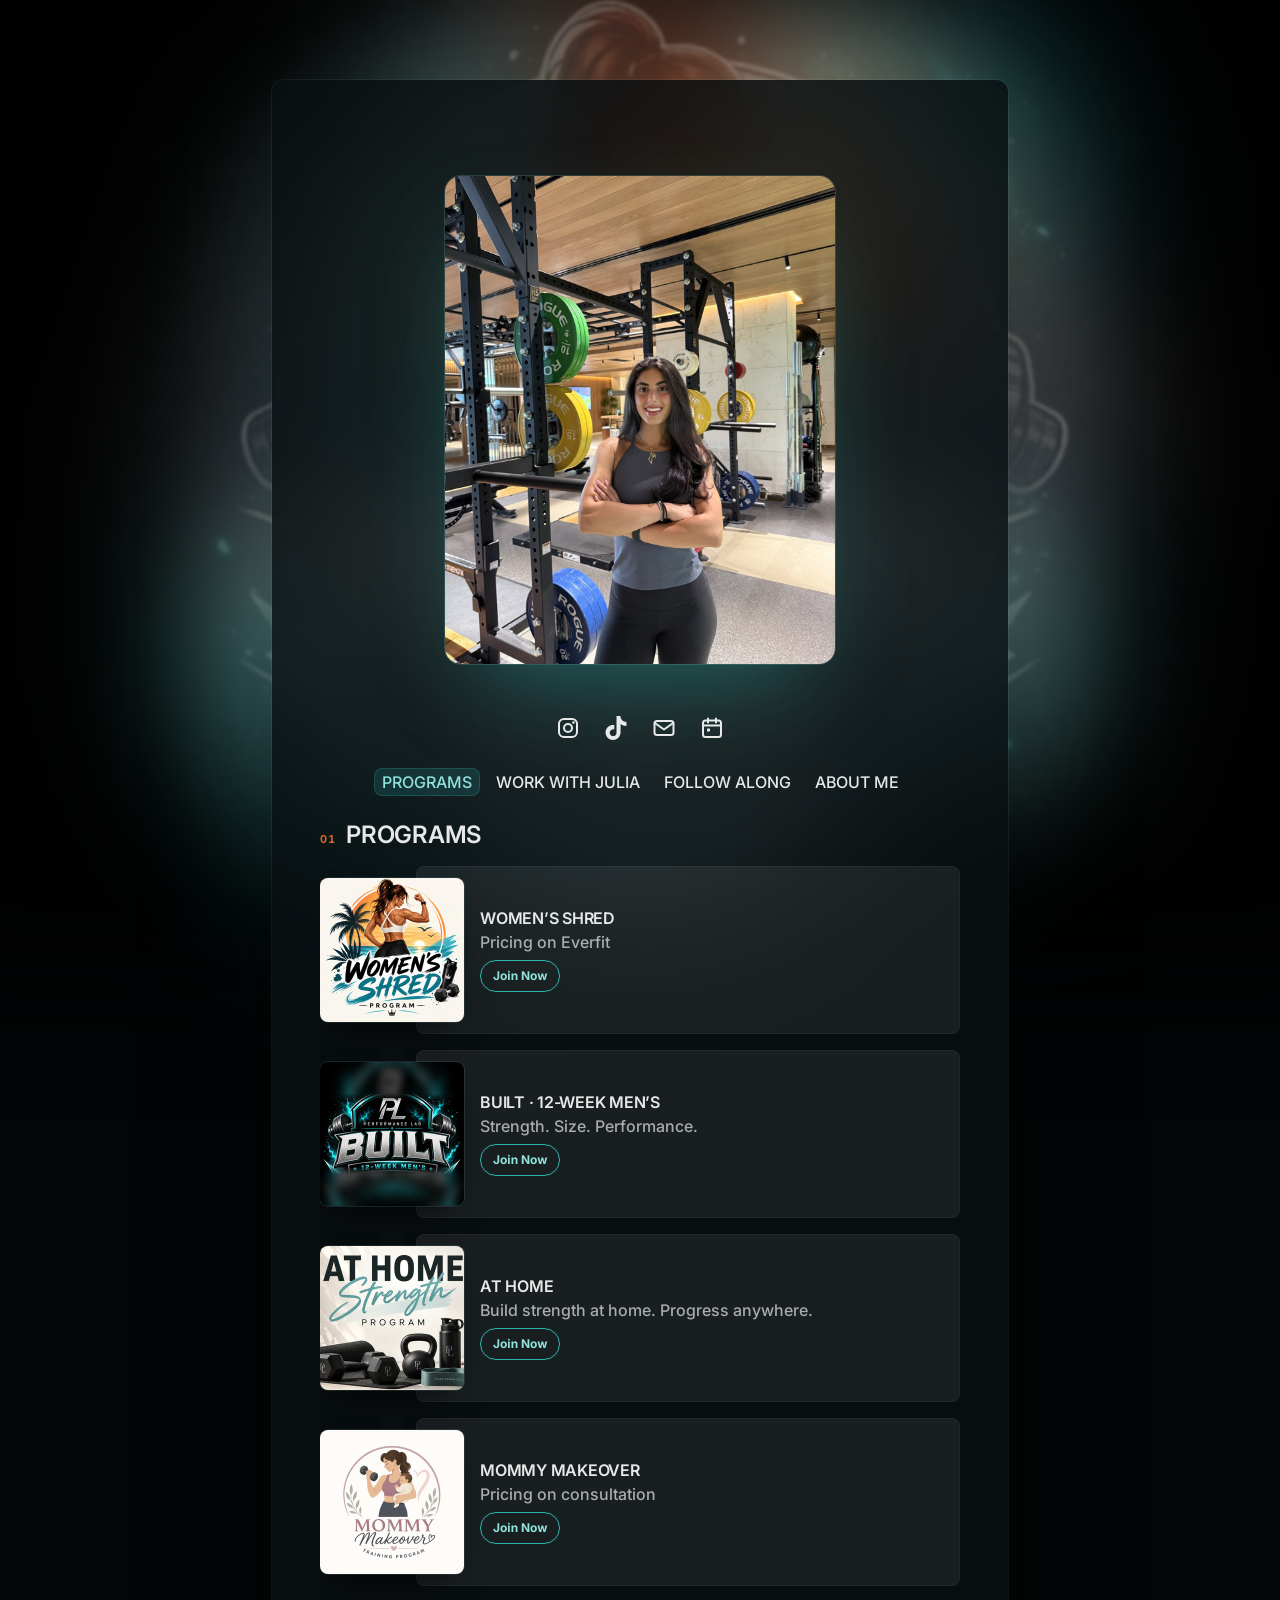
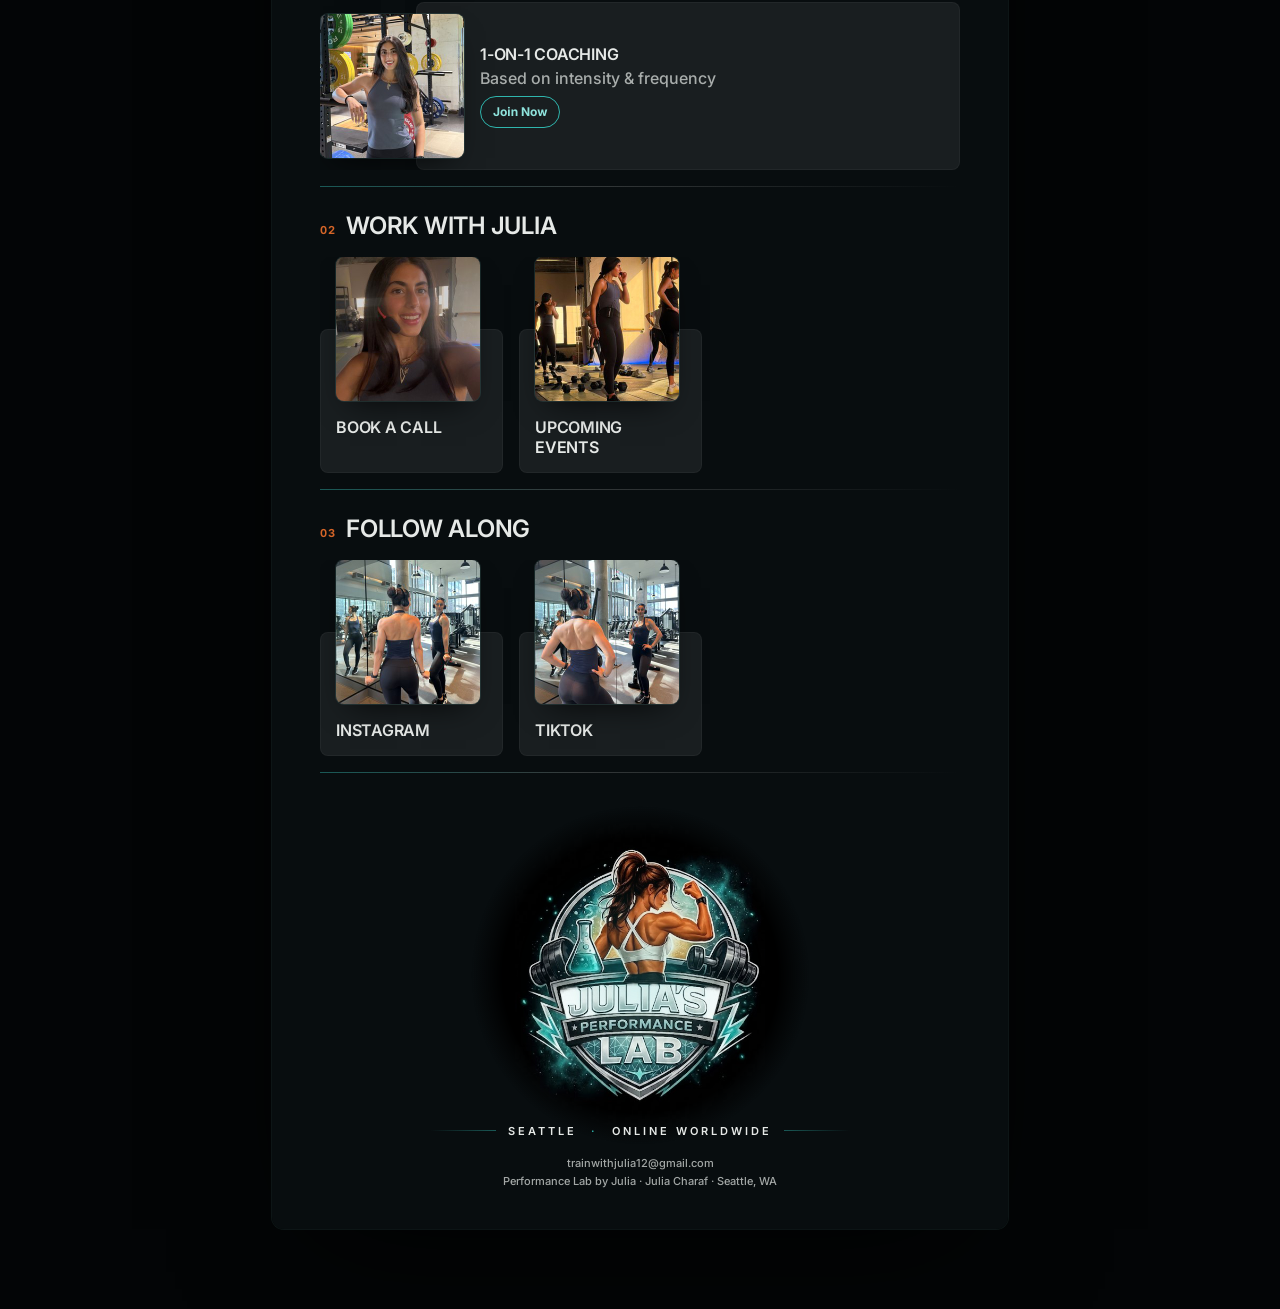
<file: index.html>
<!DOCTYPE html>
<html lang="en">
<head>
  <meta charset="UTF-8">
  <meta name="viewport" content="width=device-width, initial-scale=1.0">
  <title>Performance Lab by Julia</title>
  <meta name="description" content="Julia Charaf — Seattle personal trainer, online worldwide. Programs, coaching, and how to reach me.">
  <meta name="theme-color" content="#050809">
  <link rel="icon" type="image/png" href="assets/favicon.png">
  <link rel="apple-touch-icon" href="assets/favicon.png">
  <meta property="og:title" content="Performance Lab by Julia">
  <meta property="og:description" content="Programs, coaching, and how to reach Julia.">
  <meta property="og:image" content="assets/crest-og.jpg">
  <link rel="preconnect" href="https://fonts.googleapis.com">
  <link rel="preconnect" href="https://fonts.gstatic.com" crossorigin>
  <link href="https://fonts.googleapis.com/css2?family=Inter:ital,opsz,wght@0,14..32,100..900;1,14..32,100..900&display=swap" rel="stylesheet">
  <link rel="stylesheet" href="style.css">
</head>
<body>
  <div class="page">
    <img class="page-bg" src="assets/glow.jpg" alt="" aria-hidden="true">
    <img class="page-crest" src="assets/crest.png" alt="" aria-hidden="true">

    <a class="pin" id="pin" href="#top" aria-label="Back to top">
      <img src="assets/crest.png" alt="" aria-hidden="true">
      <span>Julia's <b>Performance Lab</b></span>
    </a>

    <main class="card" id="top">
      <div class="topbar" aria-hidden="true"></div>

      <header class="hero">
        <div class="portrait" id="cover">
          <img src="assets/hero.jpg" alt="Julia Charaf in the gym" width="1170" height="1462" fetchpriority="high">
        </div>
        <div class="hero-content">
          <ul class="social" aria-label="Julia's links">
            <li><a href="https://www.instagram.com/performance.lab_byjulia" target="_blank" rel="noopener" aria-label="Instagram">
              <svg viewBox="0 0 24 24" fill="none" aria-hidden="true"><rect x="3" y="3" width="18" height="18" rx="5" stroke="currentColor" stroke-width="2"/><circle cx="12" cy="12" r="4" stroke="currentColor" stroke-width="2"/><circle cx="17.4" cy="6.6" r="1.25" fill="currentColor"/></svg>
            </a></li>
            <li><a href="https://www.tiktok.com/@juliacharaf" target="_blank" rel="noopener" aria-label="TikTok">
              <svg viewBox="0 0 24 24" fill="currentColor" aria-hidden="true"><path d="M12.525.02c1.31-.02 2.61-.01 3.91-.02.08 1.53.63 3.09 1.75 4.17 1.12 1.11 2.7 1.62 4.24 1.79v4.03c-1.44-.05-2.89-.35-4.2-.97-.57-.26-1.1-.59-1.62-.93-.01 2.92.01 5.84-.02 8.75-.08 1.4-.54 2.79-1.35 3.94-1.31 1.92-3.58 3.17-5.91 3.21-1.43.08-2.86-.31-4.08-1.03-2.02-1.19-3.44-3.37-3.65-5.71-.02-.5-.03-1-.01-1.49.18-1.9 1.12-3.72 2.58-4.96 1.66-1.44 3.98-2.13 6.15-1.72.02 1.48-.04 2.96-.04 4.44-.99-.32-2.15-.23-3.02.37-.63.41-1.11 1.04-1.36 1.75-.21.51-.15 1.07-.14 1.61.24 1.64 1.82 3.02 3.5 2.87 1.12-.01 2.19-.66 2.77-1.61.19-.33.4-.67.41-1.06.1-1.79.06-3.57.07-5.36.01-4.03-.01-8.05.02-12.07z"/></svg>
            </a></li>
            <li><a href="mailto:trainwithjulia12@gmail.com" aria-label="Email Julia">
              <svg viewBox="0 0 24 24" fill="none" aria-hidden="true"><rect x="2.5" y="5" width="19" height="14" rx="2.5" stroke="currentColor" stroke-width="2"/><path d="M3.5 7.5 12 13.5l8.5-6" stroke="currentColor" stroke-width="2" stroke-linecap="round" stroke-linejoin="round"/></svg>
            </a></li>
            <li><a href="https://calendly.com/trainwithjulia12" target="_blank" rel="noopener" aria-label="Book a call">
              <svg viewBox="0 0 24 24" fill="none" aria-hidden="true"><rect x="3" y="4.5" width="18" height="16.5" rx="2.5" stroke="currentColor" stroke-width="2"/><path d="M3 9.5h18M8 2.5v4M16 2.5v4" stroke="currentColor" stroke-width="2" stroke-linecap="round"/><rect x="7" y="12.5" width="3" height="3" rx=".6" fill="currentColor"/></svg>
            </a></li>
          </ul>
          <ul class="tabs" role="tablist">
            <li><a class="tab active" href="#programs" data-target="programs">PROGRAMS</a></li>
            <li><a class="tab" href="#coaching" data-target="coaching">WORK WITH JULIA</a></li>
            <li><a class="tab" href="#follow" data-target="follow">FOLLOW ALONG</a></li>
            <li><a class="tab" href="about.html">ABOUT ME</a></li>
          </ul>
        </div>
      </header>

      <section class="group" id="programs">
        <h2><small>01</small>PROGRAMS</h2>
        <div class="items-wrap">
          <div class="items">
            <a class="item stacked" href="https://coach.everfit.io/package/OR589374" target="_blank" rel="noopener">
              <div class="thumb"><img src="assets/womens-shred.jpg" alt="Women's Shred Program" width="288" height="288" loading="lazy"></div>
              <div class="body">
                <div class="content">
                  <h3>WOMEN&rsquo;S SHRED</h3>
                  <div class="price"><span>Pricing on Everfit</span></div>
                </div>
                <span class="btn"><span>Join Now</span></span>
              </div>
            </a>
            <a class="item stacked" href="https://coach.everfit.io/package/VZ532676" target="_blank" rel="noopener">
              <div class="thumb"><img src="assets/built.jpg" alt="Built: 12-week men's program" width="288" height="288" loading="lazy"></div>
              <div class="body">
                <div class="content">
                  <h3>BUILT &middot; 12-WEEK MEN&rsquo;S</h3>
                  <div class="price"><span>Strength. Size. Performance.</span></div>
                </div>
                <span class="btn"><span>Join Now</span></span>
              </div>
            </a>
            <a class="item stacked" href="https://coach.everfit.io/package/PA463754" target="_blank" rel="noopener">
              <div class="thumb"><img src="assets/at-home.jpg" alt="At Home Strength program" width="288" height="288" loading="lazy"></div>
              <div class="body">
                <div class="content">
                  <h3>AT HOME</h3>
                  <div class="price"><span>Build strength at home. Progress anywhere.</span></div>
                </div>
                <span class="btn"><span>Join Now</span></span>
              </div>
            </a>
            <a class="item stacked" href="https://coach.everfit.io/package/WY697120" target="_blank" rel="noopener">
              <div class="thumb"><img src="assets/mommy-makeover.jpg" alt="Mommy Makeover" width="288" height="288" loading="lazy"></div>
              <div class="body">
                <div class="content">
                  <h3>MOMMY MAKEOVER</h3>
                  <div class="price"><span>Pricing on consultation</span></div>
                </div>
                <span class="btn"><span>Join Now</span></span>
              </div>
            </a>
            <a class="item stacked" href="https://calendly.com/trainwithjulia12" target="_blank" rel="noopener">
              <div class="thumb"><img src="assets/coaching.jpg" alt="1-on-1 Coaching" width="288" height="288" loading="lazy"></div>
              <div class="body">
                <div class="content">
                  <h3>1-ON-1 COACHING</h3>
                  <div class="price"><span>Based on intensity &amp; frequency</span></div>
                </div>
                <span class="btn"><span>Join Now</span></span>
              </div>
            </a>
          </div>
        </div>
      </section>

      <section class="group" id="coaching">
        <h2><small>02</small>WORK WITH JULIA</h2>
        <div class="items-wrap">
          <div class="items row">
            <a class="item side" href="https://calendly.com/trainwithjulia12" target="_blank" rel="noopener">
              <div class="thumb"><img src="assets/book-a-call.jpg" alt="Book a call with Julia" width="288" height="288" loading="lazy"></div>
              <div class="body">
                <div class="content"><h3>BOOK A CALL</h3></div>
              </div>
            </a>
            <a class="item side" href="events.html">
              <div class="thumb"><img src="assets/events.jpg" alt="Upcoming events" width="288" height="288" loading="lazy"></div>
              <div class="body">
                <div class="content"><h3>UPCOMING EVENTS</h3></div>
              </div>
            </a>
          </div>
        </div>
      </section>

      <section class="group" id="follow">
        <h2><small>03</small>FOLLOW ALONG</h2>
        <div class="items-wrap">
          <div class="items row">
            <a class="item side" href="https://www.instagram.com/performance.lab_byjulia" target="_blank" rel="noopener">
              <div class="thumb"><img src="assets/instagram.jpg" alt="Instagram" width="288" height="288" loading="lazy"></div>
              <div class="body">
                <div class="content"><h3>INSTAGRAM</h3></div>
              </div>
            </a>
            <a class="item side" href="https://www.tiktok.com/@juliacharaf" target="_blank" rel="noopener">
              <div class="thumb"><img src="assets/tiktok.jpg" alt="TikTok" width="288" height="288" loading="lazy"></div>
              <div class="body">
                <div class="content"><h3>TIKTOK</h3></div>
              </div>
            </a>
          </div>
        </div>
      </section>

      <footer class="foot">
        <a class="brand" href="https://performancelab.fitness" target="_blank" rel="noopener" aria-label="Julia's Performance Lab">
          <span class="seal"><img src="assets/crest.png" alt="Julia's Performance Lab" width="640" height="640" loading="lazy"></span>
          <small>Seattle <i>·</i> Online worldwide</small>
        </a>
        <div class="foot-links">
          <a href="mailto:trainwithjulia12@gmail.com">trainwithjulia12@gmail.com</a>
          <span>Performance Lab by Julia · Julia Charaf · Seattle, WA</span>
        </div>
      </footer>
    </main>
  </div>

  <script>
    (function () {
      /* tabs with a data-target scroll in-page; a tab without one (ABOUT ME) is a plain link */
      var tabs = Array.prototype.slice.call(document.querySelectorAll('.tab[data-target]'));
      var groups = tabs.map(function (t) { return document.getElementById(t.dataset.target); });
      var lock = 0;

      function setActive(id) {
        tabs.forEach(function (t) { t.classList.toggle('active', t.dataset.target === id); });
      }

      tabs.forEach(function (t) {
        t.addEventListener('click', function (e) {
          e.preventDefault();
          setActive(t.dataset.target);
          lock = Date.now() + 800;
          var el = document.getElementById(t.dataset.target);
          var top = el.getBoundingClientRect().top + window.pageYOffset - (window.innerWidth <= 480 ? 16 : 0);
          window.scrollTo({ top: top, behavior: 'smooth' });
          if (history.replaceState) history.replaceState(null, '', '#' + t.dataset.target);
        });
      });

      function onScroll() {
        if (Date.now() < lock) return;
        var line = window.innerHeight * 0.35;
        var current = groups[0].id;
        groups.forEach(function (g) {
          if (g.getBoundingClientRect().top <= line) current = g.id;
        });
        setActive(current);
      }
      window.addEventListener('scroll', onScroll, { passive: true });
      onScroll();

      /* the mini-brand pin shows once the cover has scrolled out of view */
      var pin = document.getElementById('pin');
      var cover = document.getElementById('cover');
      if ('IntersectionObserver' in window) {
        new IntersectionObserver(function (entries) {
          pin.classList.toggle('on', !entries[0].isIntersecting);
        }, { threshold: 0 }).observe(cover);
      }
      pin.addEventListener('click', function (e) {
        e.preventDefault();
        window.scrollTo({ top: 0, behavior: 'smooth' });
      });
    })();
  </script>
</body>
</html>
</file>
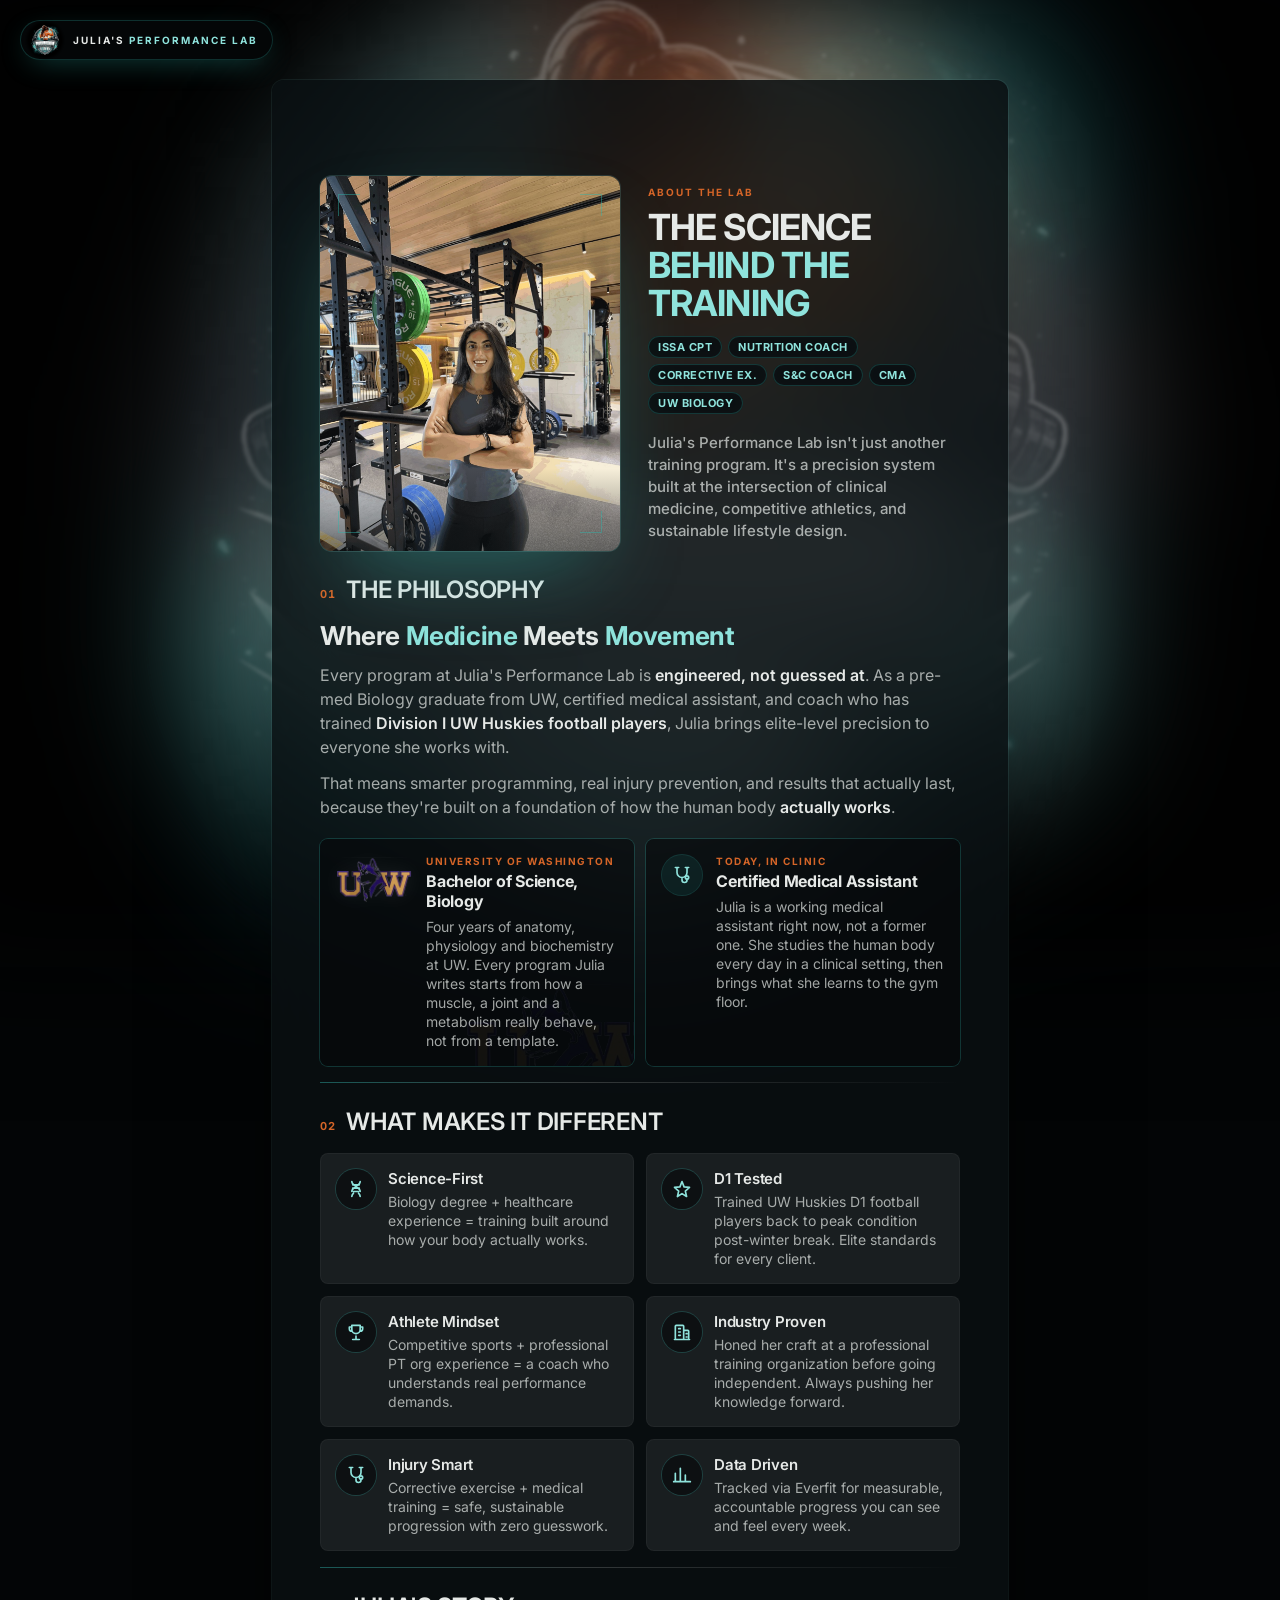
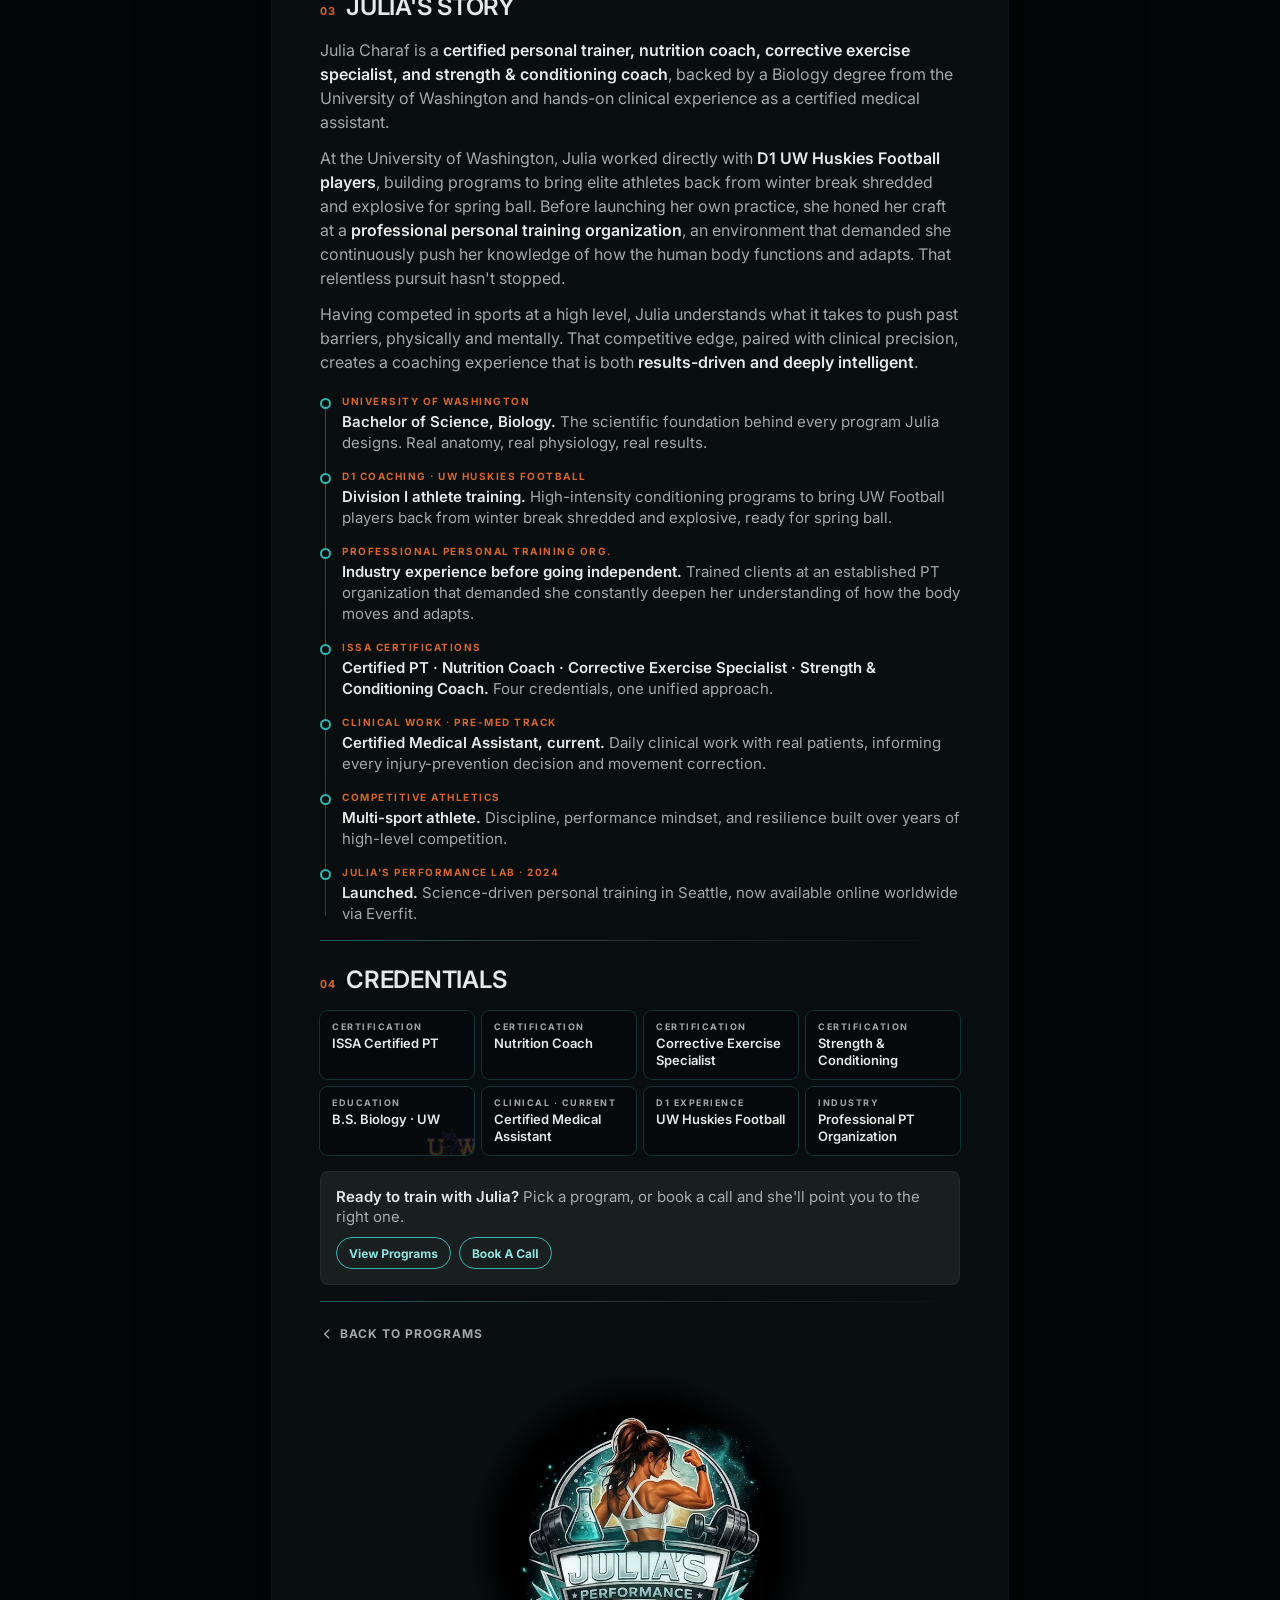
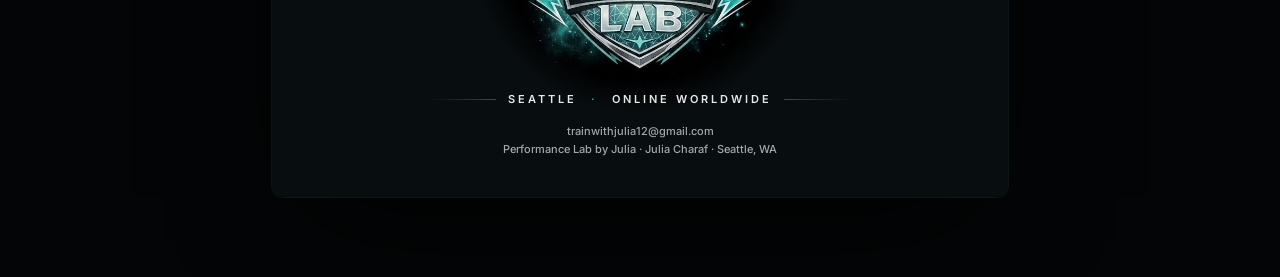
<file: about.html>
<!DOCTYPE html>
<html lang="en">
<head>
  <meta charset="UTF-8">
  <meta name="viewport" content="width=device-width, initial-scale=1.0">
  <title>About Julia · Performance Lab by Julia</title>
  <meta name="description" content="Julia Charaf: ISSA certified trainer, UW Biology graduate, certified medical assistant. The science behind the training at Performance Lab by Julia.">
  <meta name="theme-color" content="#050809">
  <link rel="icon" type="image/png" href="assets/favicon.png">
  <link rel="apple-touch-icon" href="assets/favicon.png">
  <meta property="og:title" content="About Julia · Performance Lab by Julia">
  <meta property="og:description" content="The science behind the training. Medicine meets movement.">
  <meta property="og:image" content="assets/about.jpg">
  <link rel="preconnect" href="https://fonts.googleapis.com">
  <link rel="preconnect" href="https://fonts.gstatic.com" crossorigin>
  <link href="https://fonts.googleapis.com/css2?family=Inter:ital,opsz,wght@0,14..32,100..900;1,14..32,100..900&display=swap" rel="stylesheet">
  <link rel="stylesheet" href="style.css">
</head>
<body>
  <div class="page">
    <img class="page-bg" src="assets/glow.jpg" alt="" aria-hidden="true">
    <img class="page-crest" src="assets/crest.png" alt="" aria-hidden="true">

    <a class="pin always" href="index.html" aria-label="Back to Performance Lab by Julia">
      <img src="assets/crest.png" alt="" aria-hidden="true">
      <span>Julia's <b>Performance Lab</b></span>
    </a>

    <main class="card" id="top">
      <div class="topbar" aria-hidden="true"></div>

      <header class="ab-hero">
        <figure class="ab-portrait">
          <img src="assets/about.jpg" alt="Julia Charaf on the gym floor, arms crossed in front of a Rogue rack" width="1170" height="1462" fetchpriority="high">
          <i class="ab-corner tl" aria-hidden="true"></i><i class="ab-corner tr" aria-hidden="true"></i><i class="ab-corner bl" aria-hidden="true"></i><i class="ab-corner br" aria-hidden="true"></i>
        </figure>
        <div class="ab-side">
          <div class="ab-title">
            <small>About the Lab</small>
            <h1>The Science <b>Behind the Training</b></h1>
            <ul class="ab-chips" aria-label="Credentials">
              <li>ISSA CPT</li><li>Nutrition Coach</li><li>Corrective Ex.</li><li>S&amp;C Coach</li><li>CMA</li><li>UW Biology</li>
            </ul>
          </div>
          <p class="ab-lede">Julia's Performance Lab isn't just another training program. It's a precision system built at the intersection of clinical medicine, competitive athletics, and sustainable lifestyle design.</p>
        </div>
      </header>

      <section class="group" id="philosophy">
        <h2><small>01</small>THE PHILOSOPHY</h2>
        <div class="ab-copy">
          <h3>Where <b>Medicine</b> Meets <b>Movement</b></h3>
          <p>Every program at Julia's Performance Lab is <strong>engineered, not guessed at</strong>. As a pre-med Biology graduate from UW, certified medical assistant, and coach who has trained <strong>Division I UW Huskies football players</strong>, Julia brings elite-level precision to everyone she works with.</p>
          <p>That means smarter programming, real injury prevention, and results that actually last, because they're built on a foundation of how the human body <strong>actually works</strong>.</p>
        </div>
        <ul class="foundation">
          <li class="uw">
            <img src="assets/uw.png" alt="University of Washington Huskies" width="632" height="385" loading="lazy">
            <div>
              <small>University of Washington</small>
              <h3>Bachelor of Science, Biology</h3>
              <p>Four years of anatomy, physiology and biochemistry at UW. Every program Julia writes starts from how a muscle, a joint and a metabolism really behave, not from a template.</p>
            </div>
          </li>
          <li class="cma">
            <span class="mark" aria-hidden="true"><svg viewBox="0 0 24 24" fill="none" stroke="currentColor" stroke-width="2" stroke-linecap="round" stroke-linejoin="round"><path d="M6 3v6a6 6 0 0 0 12 0V3M4 3h4M16 3h4M12 15v3a3 3 0 0 0 6 0v-1"/><circle cx="18" cy="15" r="2"/></svg></span>
            <div>
              <small>Today, in clinic</small>
              <h3>Certified Medical Assistant</h3>
              <p>Julia is a working medical assistant right now, not a former one. She studies the human body every day in a clinical setting, then brings what she learns to the gym floor.</p>
            </div>
          </li>
        </ul>
      </section>

      <section class="group" id="pillars">
        <h2><small>02</small>WHAT MAKES IT DIFFERENT</h2>
        <ul class="pillars">
          <li class="pillar">
            <span class="mark" aria-hidden="true"><svg viewBox="0 0 24 24" fill="none" stroke="currentColor" stroke-width="2" stroke-linecap="round"><path d="M7 3c0 6 10 6 10 12M17 3c0 6-10 6-10 12M7 21c0-2 1-3 2-4M17 21c0-2-1-3-2-4M8 7h8M8 11h8M9 15h6"/></svg></span>
            <div><h3>Science-First</h3><p>Biology degree + healthcare experience = training built around how your body actually works.</p></div>
          </li>
          <li class="pillar">
            <span class="mark" aria-hidden="true"><svg viewBox="0 0 24 24" fill="none" stroke="currentColor" stroke-width="2" stroke-linecap="round" stroke-linejoin="round"><path d="M12 3l2.5 6.5L21 10l-5 4.5L17.5 21 12 17.5 6.5 21 8 14.5 3 10l6.5-.5z"/></svg></span>
            <div><h3>D1 Tested</h3><p>Trained UW Huskies D1 football players back to peak condition post-winter break. Elite standards for every client.</p></div>
          </li>
          <li class="pillar">
            <span class="mark" aria-hidden="true"><svg viewBox="0 0 24 24" fill="none" stroke="currentColor" stroke-width="2" stroke-linecap="round" stroke-linejoin="round"><path d="M8 21h8M12 17v4M7 4h10v5a5 5 0 0 1-10 0zM7 6H4v2a3 3 0 0 0 3 3M17 6h3v2a3 3 0 0 1-3 3"/></svg></span>
            <div><h3>Athlete Mindset</h3><p>Competitive sports + professional PT org experience = a coach who understands real performance demands.</p></div>
          </li>
          <li class="pillar">
            <span class="mark" aria-hidden="true"><svg viewBox="0 0 24 24" fill="none" stroke="currentColor" stroke-width="2" stroke-linecap="round" stroke-linejoin="round"><path d="M4 21V5a1 1 0 0 1 1-1h8a1 1 0 0 1 1 1v16M14 10h5a1 1 0 0 1 1 1v10M3 21h18M8 8h2M8 12h2M8 16h2M17 14h1M17 18h1"/></svg></span>
            <div><h3>Industry Proven</h3><p>Honed her craft at a professional training organization before going independent. Always pushing her knowledge forward.</p></div>
          </li>
          <li class="pillar">
            <span class="mark" aria-hidden="true"><svg viewBox="0 0 24 24" fill="none" stroke="currentColor" stroke-width="2" stroke-linecap="round" stroke-linejoin="round"><path d="M6 3v6a6 6 0 0 0 12 0V3M4 3h4M16 3h4M12 15v3a3 3 0 0 0 6 0v-1"/><circle cx="18" cy="15" r="2"/></svg></span>
            <div><h3>Injury Smart</h3><p>Corrective exercise + medical training = safe, sustainable progression with zero guesswork.</p></div>
          </li>
          <li class="pillar">
            <span class="mark" aria-hidden="true"><svg viewBox="0 0 24 24" fill="none" stroke="currentColor" stroke-width="2" stroke-linecap="round" stroke-linejoin="round"><path d="M4 20V10M10 20V4M16 20v-8M22 20H2"/></svg></span>
            <div><h3>Data Driven</h3><p>Tracked via Everfit for measurable, accountable progress you can see and feel every week.</p></div>
          </li>
        </ul>
      </section>

      <section class="group" id="story">
        <h2><small>03</small>JULIA'S STORY</h2>
        <div class="ab-copy">
          <p>Julia Charaf is a <strong>certified personal trainer, nutrition coach, corrective exercise specialist, and strength &amp; conditioning coach</strong>, backed by a Biology degree from the University of Washington and hands-on clinical experience as a certified medical assistant.</p>
          <p>At the University of Washington, Julia worked directly with <strong>D1 UW Huskies Football players</strong>, building programs to bring elite athletes back from winter break shredded and explosive for spring ball. Before launching her own practice, she honed her craft at a <strong>professional personal training organization</strong>, an environment that demanded she continuously push her knowledge of how the human body functions and adapts. That relentless pursuit hasn't stopped.</p>
          <p>Having competed in sports at a high level, Julia understands what it takes to push past barriers, physically and mentally. That competitive edge, paired with clinical precision, creates a coaching experience that is both <strong>results-driven and deeply intelligent</strong>.</p>
        </div>
        <ol class="timeline">
          <li><b>University of Washington</b><span><strong>Bachelor of Science, Biology.</strong> The scientific foundation behind every program Julia designs. Real anatomy, real physiology, real results.</span></li>
          <li><b>D1 Coaching · UW Huskies Football</b><span><strong>Division I athlete training.</strong> High-intensity conditioning programs to bring UW Football players back from winter break shredded and explosive, ready for spring ball.</span></li>
          <li><b>Professional Personal Training Org.</b><span><strong>Industry experience before going independent.</strong> Trained clients at an established PT organization that demanded she constantly deepen her understanding of how the body moves and adapts.</span></li>
          <li><b>ISSA Certifications</b><span><strong>Certified PT · Nutrition Coach · Corrective Exercise Specialist · Strength &amp; Conditioning Coach.</strong> Four credentials, one unified approach.</span></li>
          <li><b>Clinical Work · Pre-Med Track</b><span><strong>Certified Medical Assistant, current.</strong> Daily clinical work with real patients, informing every injury-prevention decision and movement correction.</span></li>
          <li><b>Competitive Athletics</b><span><strong>Multi-sport athlete.</strong> Discipline, performance mindset, and resilience built over years of high-level competition.</span></li>
          <li><b>Julia's Performance Lab · 2024</b><span><strong>Launched.</strong> Science-driven personal training in Seattle, now available online worldwide via Everfit.</span></li>
        </ol>
      </section>

      <section class="group" id="credentials">
        <h2><small>04</small>CREDENTIALS</h2>
        <ul class="creds">
          <li><small>Certification</small><b>ISSA Certified PT</b></li>
          <li><small>Certification</small><b>Nutrition Coach</b></li>
          <li><small>Certification</small><b>Corrective Exercise Specialist</b></li>
          <li><small>Certification</small><b>Strength &amp; Conditioning</b></li>
          <li class="uw-tile"><small>Education</small><b>B.S. Biology · UW</b><img src="assets/uw.png" alt="" aria-hidden="true" loading="lazy"></li>
          <li><small>Clinical · current</small><b>Certified Medical Assistant</b></li>
          <li><small>D1 Experience</small><b>UW Huskies Football</b></li>
          <li><small>Industry</small><b>Professional PT Organization</b></li>
        </ul>
        <div class="ask">
          <p><b>Ready to train with Julia?</b> Pick a program, or book a call and she'll point you to the right one.</p>
          <div class="row">
            <a class="btn" href="index.html#programs"><span>View Programs</span></a>
            <a class="btn" href="https://calendly.com/trainwithjulia12" target="_blank" rel="noopener"><span>Book a Call</span></a>
          </div>
        </div>
      </section>

      <a class="ev-back" href="index.html">
        <svg viewBox="0 0 24 24" fill="none" aria-hidden="true"><path d="M15 5l-7 7 7 7" stroke="currentColor" stroke-width="2.5" stroke-linecap="round" stroke-linejoin="round"/></svg>
        Back to programs
      </a>

      <footer class="foot">
        <a class="brand" href="index.html" aria-label="Julia's Performance Lab">
          <span class="seal"><img src="assets/crest.png" alt="Julia's Performance Lab" width="640" height="640" loading="lazy"></span>
          <small>Seattle <i>·</i> Online worldwide</small>
        </a>
        <div class="foot-links">
          <a href="mailto:trainwithjulia12@gmail.com">trainwithjulia12@gmail.com</a>
          <span>Performance Lab by Julia · Julia Charaf · Seattle, WA</span>
        </div>
      </footer>
    </main>
  </div>
</body>
</html>
</file>
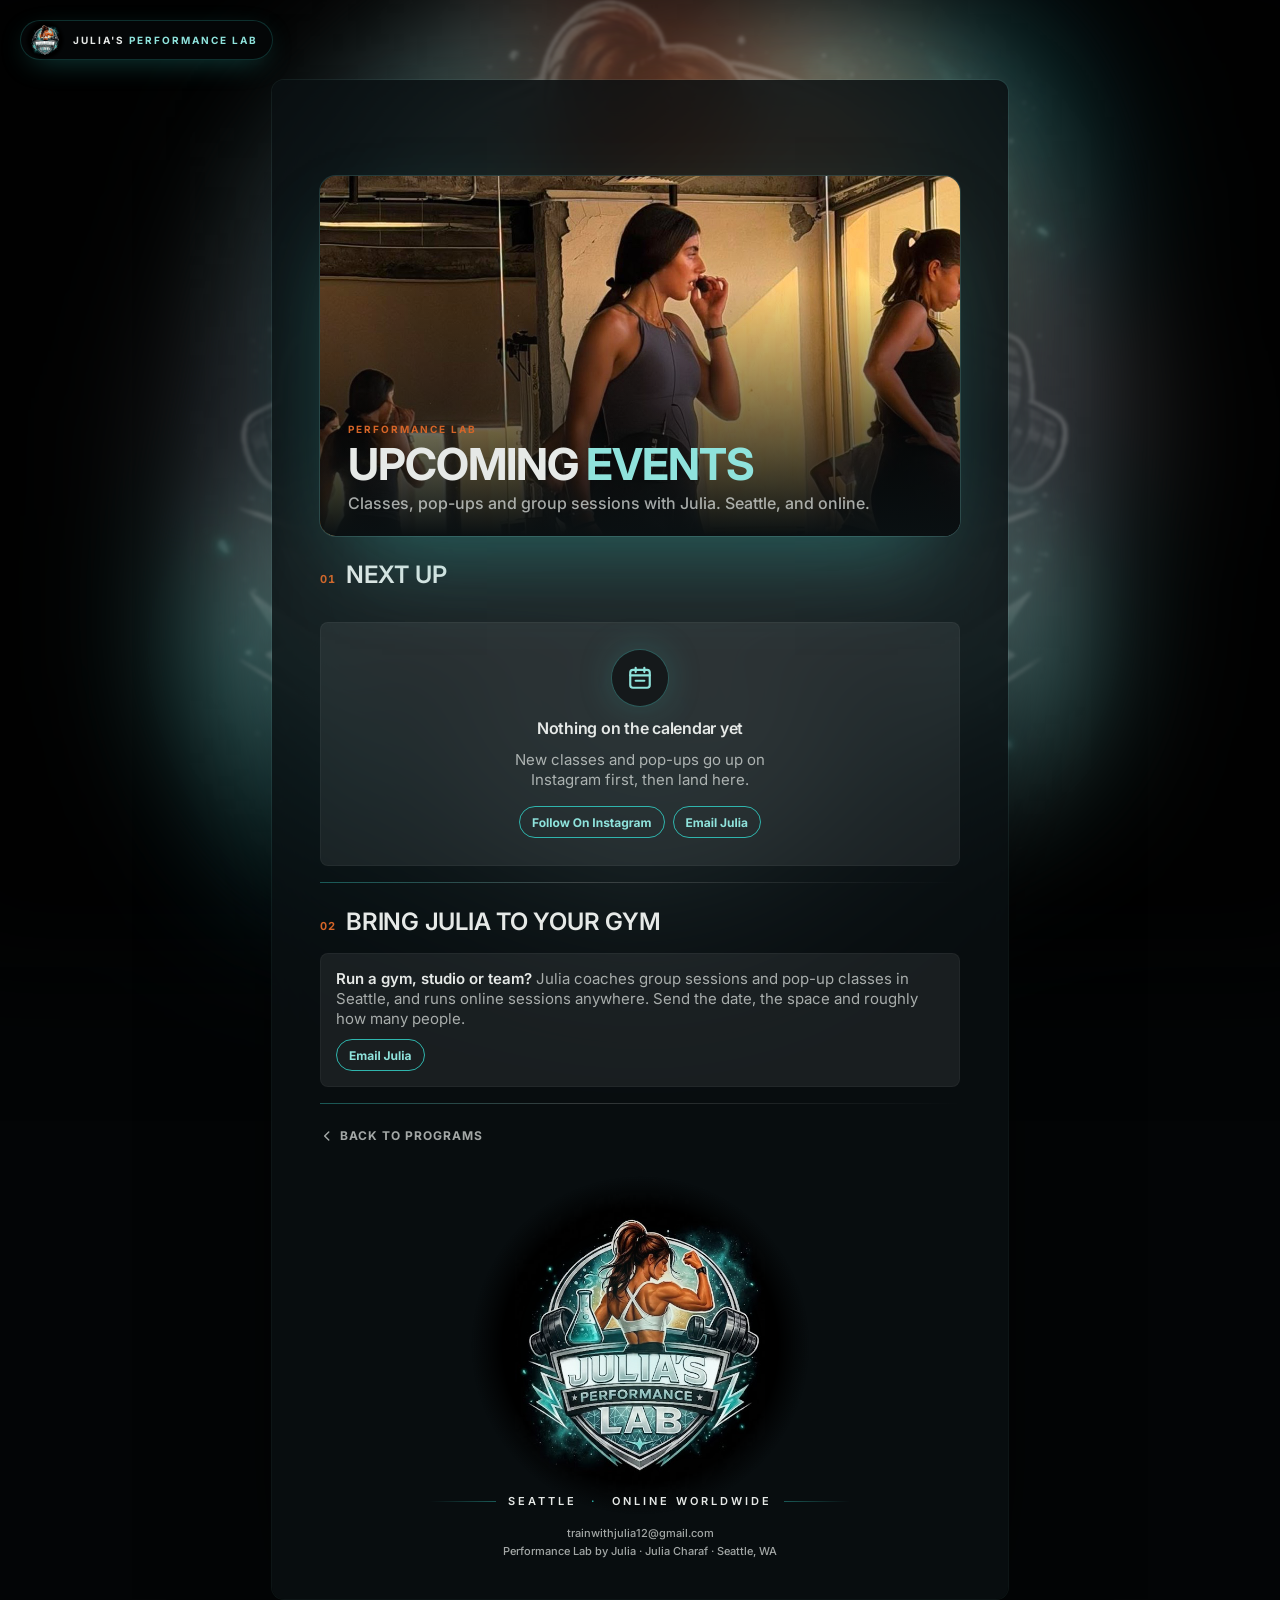
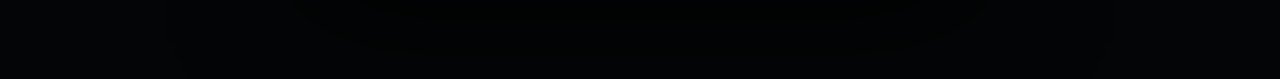
<file: events.html>
<!DOCTYPE html>
<html lang="en">
<head>
  <meta charset="UTF-8">
  <meta name="viewport" content="width=device-width, initial-scale=1.0">
  <title>Upcoming Events · Performance Lab by Julia</title>
  <meta name="description" content="Classes, pop-ups and group sessions with Julia Charaf. Seattle, and online.">
  <meta name="theme-color" content="#050809">
  <link rel="icon" type="image/png" href="assets/favicon.png">
  <link rel="apple-touch-icon" href="assets/favicon.png">
  <meta property="og:title" content="Upcoming Events · Performance Lab by Julia">
  <meta property="og:description" content="Classes, pop-ups and group sessions with Julia.">
  <meta property="og:image" content="assets/events-cover.jpg">
  <link rel="preconnect" href="https://fonts.googleapis.com">
  <link rel="preconnect" href="https://fonts.gstatic.com" crossorigin>
  <link href="https://fonts.googleapis.com/css2?family=Inter:ital,opsz,wght@0,14..32,100..900;1,14..32,100..900&display=swap" rel="stylesheet">
  <link rel="stylesheet" href="style.css">
</head>
<body>
  <div class="page">
    <img class="page-bg" src="assets/glow.jpg" alt="" aria-hidden="true">
    <img class="page-crest" src="assets/crest.png" alt="" aria-hidden="true">

    <a class="pin always" href="index.html" aria-label="Back to Performance Lab by Julia">
      <img src="assets/crest.png" alt="" aria-hidden="true">
      <span>Julia's <b>Performance Lab</b></span>
    </a>

    <main class="card" id="top">
      <div class="topbar" aria-hidden="true"></div>

      <header class="ev-cover">
        <img src="assets/events-cover.jpg" alt="Julia coaching a class" width="1280" height="720" fetchpriority="high">
        <div class="ev-title">
          <small>Performance Lab</small>
          <h1>Upcoming <b>Events</b></h1>
          <p>Classes, pop-ups and group sessions with Julia. Seattle, and online.</p>
        </div>
      </header>

      <section class="group" id="next">
        <h2><small>01</small>NEXT UP</h2>

        <!-- ============================================================
             HOW TO POST AN EVENT
             Copy the block below into the <ul> (newest at the bottom is fine,
             they sort themselves by date). Fill in the six things:
               data-date  = YYYY-MM-DD  (past dates hide automatically)
               <b>        = month, 3 letters
               <strong>   = day of the month
               <i>        = weekday, 3 letters
               <h3>       = the event name
               <span>s    = time · place
               href       = where "Join Now" goes (Everfit, Calendly, a DM link…)

        <li class="event" data-date="2026-10-04">
          <div class="date"><b>Oct</b><strong>4</strong><i>Sat</i></div>
          <div class="content">
            <h3>SATURDAY STRENGTH CLASS</h3>
            <div class="meta"><span>9:00 AM</span><span>Capitol Hill, Seattle</span></div>
            <p class="note">Open to all levels. Bring water.</p>
            <a class="btn" href="https://calendly.com/trainwithjulia12" target="_blank" rel="noopener"><span>Join Now</span></a>
          </div>
        </li>
             ============================================================ -->

        <ul class="events" id="events">
        </ul>

        <div class="empty" id="empty">
          <div class="mark" aria-hidden="true">
            <svg viewBox="0 0 24 24" fill="none"><rect x="3" y="4.5" width="18" height="16.5" rx="2.5" stroke="currentColor" stroke-width="2"/><path d="M3 9.5h18M8 2.5v4M16 2.5v4" stroke="currentColor" stroke-width="2" stroke-linecap="round"/><path d="M8 14.5h8" stroke="currentColor" stroke-width="2" stroke-linecap="round"/></svg>
          </div>
          <h3>Nothing on the calendar yet</h3>
          <p>New classes and pop-ups go up on Instagram first, then land here.</p>
          <div class="row">
            <a class="btn" href="https://www.instagram.com/performance.lab_byjulia" target="_blank" rel="noopener"><span>Follow on Instagram</span></a>
            <a class="btn" href="mailto:trainwithjulia12@gmail.com?subject=Upcoming%20events"><span>Email Julia</span></a>
          </div>
        </div>
      </section>

      <section class="group" id="host">
        <h2><small>02</small>BRING JULIA TO YOUR GYM</h2>
        <div class="ask">
          <p><b>Run a gym, studio or team?</b> Julia coaches group sessions and pop-up classes in Seattle, and runs online sessions anywhere. Send the date, the space and roughly how many people.</p>
          <a class="btn" href="mailto:trainwithjulia12@gmail.com?subject=Event%20at%20our%20gym"><span>Email Julia</span></a>
        </div>
      </section>

      <a class="ev-back" href="index.html">
        <svg viewBox="0 0 24 24" fill="none" aria-hidden="true"><path d="M15 5l-7 7 7 7" stroke="currentColor" stroke-width="2.5" stroke-linecap="round" stroke-linejoin="round"/></svg>
        Back to programs
      </a>

      <footer class="foot">
        <a class="brand" href="index.html" aria-label="Julia's Performance Lab">
          <span class="seal"><img src="assets/crest.png" alt="Julia's Performance Lab" width="640" height="640" loading="lazy"></span>
          <small>Seattle <i>·</i> Online worldwide</small>
        </a>
        <div class="foot-links">
          <a href="mailto:trainwithjulia12@gmail.com">trainwithjulia12@gmail.com</a>
          <span>Performance Lab by Julia · Julia Charaf · Seattle, WA</span>
        </div>
      </footer>
    </main>
  </div>

  <script>
    (function () {
      /* sort by date, hide anything already past, show the empty state if nothing is left */
      var list = document.getElementById('events');
      var items = Array.prototype.slice.call(list.querySelectorAll('.event'));
      var today = new Date(); today.setHours(0, 0, 0, 0);
      items.sort(function (a, b) { return (a.dataset.date || '').localeCompare(b.dataset.date || ''); });
      var live = 0;
      items.forEach(function (li) {
        list.appendChild(li);
        var d = li.dataset.date ? new Date(li.dataset.date + 'T00:00:00') : null;
        var past = d && !isNaN(d) && d < today;
        li.classList.toggle('past', !!past);
        if (!past) live++;
      });
      document.getElementById('empty').classList.toggle('on', live === 0);
    })();
  </script>
</body>
</html>
</file>
<file: style.css>
/* Performance Lab by Julia — shared stylesheet (index.html + events.html + about.html) */
    /* Palette sampled from the crest: black ground, chrome silver, lab teal, one copper accent from the sunset */
    :root {
      --bg-page: #030506;
      --bg-card: #0a1012;
      --bg-card-glass: rgba(10, 16, 18, 0.86);
      --fg: #e6e9e7;
      --fg-70: rgba(230, 233, 231, 0.7);
      --fg-20: rgba(230, 233, 231, 0.2);
      --teal: #2fb5ad;
      --teal-deep: #1b6f6b;
      --aqua: #8fe3dc;
      --copper: #d56528;
      --teal-10: rgba(47, 181, 173, 0.10);
      --teal-16: rgba(47, 181, 173, 0.16);
      --teal-24: rgba(47, 181, 173, 0.24);
      --teal-45: rgba(47, 181, 173, 0.45);
      --mid-10: rgba(255, 255, 255, 0.07);
      --mid-14: rgba(255, 255, 255, 0.11);
      --mid-20: rgba(255, 255, 255, 0.16);
      --mid-40: rgba(255, 255, 255, 0.3);
      --fast: .15s;
      --slow: .3s;
      --ease: cubic-bezier(.2, 0, 0, 1);
      --thumb: 144px;
      --card-w: 183px;
    }
    * { box-sizing: border-box; }
    html { scroll-behavior: smooth; }
    body {
      margin: 0;
      background: var(--bg-page);
      color: var(--fg);
      font-family: Inter, sans-serif;
      font-size: 16px;
      -webkit-font-smoothing: antialiased;
      -moz-osx-font-smoothing: grayscale;
    }
    a { color: inherit; }
    ul { list-style: none; margin: 0; padding: 0; }
    h2, h3 { margin: 0; }
    img { -webkit-user-drag: none; }

    .page {
      display: flex;
      justify-content: center;
      position: relative;
      width: 100%;
      min-height: 100vh;
      background: var(--bg-page);
    }
    /* Page ground (desktop): the crest's own nebula, blurred, lights the page;
       the crest itself ghosts behind the card at 120vh. */
    .page-bg, .page-crest {
      display: none;
      position: fixed;
      pointer-events: none;
      user-select: none;
      z-index: 0;
    }
    .page-bg {
      top: 0; left: 0;
      width: 100%; height: 100%;
      object-fit: cover;
      object-position: center;
      filter: blur(56px) saturate(1.25);
      transform: scale(1.15);
    }
    .page-crest {
      top: 50%; left: 50%;
      width: auto; height: 136vh;
      transform: translate(-50%, -50%);
      mix-blend-mode: screen;
      opacity: .26;
      filter: blur(1.5px);
    }

    .card {
      position: relative;
      z-index: 1;
      display: flex;
      flex-direction: column;
      align-self: flex-start;
      width: 100%;
      min-height: 100vh;
      background: var(--bg-card);
      padding: 0 16px 16px 16px;
      gap: 24px;
      border-radius: 0;
    }

    .topbar {
      position: sticky;
      top: 0;
      z-index: 100;
      height: 56px;
      width: calc(100% + 32px);
      margin-left: -16px;
      margin-bottom: calc((56px + 24px) * -1);
      pointer-events: none;
    }

    /* Sticky mini-brand: appears once the cover scrolls away */
    .pin {
      position: fixed;
      top: 12px; left: 12px;
      z-index: 200;
      display: flex;
      align-items: center;
      gap: 8px;
      height: 40px;
      padding: 0 14px 0 4px;
      border-radius: 999px;
      background: rgba(5, 8, 9, 0.82);
      border: 1px solid var(--teal-24);
      box-shadow: 0 8px 30px -10px var(--teal-45);
      backdrop-filter: blur(12px);
      -webkit-backdrop-filter: blur(12px);
      color: var(--fg);
      text-decoration: none;
      opacity: 0;
      transform: translateY(-8px);
      pointer-events: none;
      transition: opacity var(--slow) var(--ease), transform var(--slow) var(--ease);
    }
    .pin.on { opacity: 1; transform: none; pointer-events: auto; }
    .pin img { width: 40px; height: 40px; margin: -2px 0; display: block; }
    .pin span {
      font-size: 10px;
      line-height: 12px;
      font-weight: 700;
      letter-spacing: 2px;
      text-transform: uppercase;
      white-space: nowrap;
    }
    .pin span b { color: var(--aqua); font-weight: 700; }

    /* hero */
    .hero {
      display: flex;
      flex-direction: column;
      align-items: center;
      justify-content: center;
      gap: 16px;
    }
    .portrait {
      position: relative;
      width: calc(100% + 32px);
    }
    .portrait::before {
      content: "";
      position: absolute;
      top: 0; left: 0;
      width: 100%; height: 100%;
      background: linear-gradient(180deg, transparent 62%, var(--bg-card) 100%);
      z-index: 1;
      pointer-events: none;
    }
    .portrait > img {
      display: block;
      width: 100%;
      height: auto;
      aspect-ratio: 4 / 5;
      object-fit: cover;
      object-position: center;
      background: var(--mid-10);
      border-radius: 0;
    }

    .hero-content {
      position: relative;
      display: flex;
      flex-direction: column;
      align-items: center;
      justify-content: center;
      width: calc(100% + 32px);
      margin-top: -50px;
      gap: 16px;
    }
    .hero-content > * { z-index: 2; }

    .social {
      display: flex;
      gap: 16px;
      margin-top: 16px;
      color: var(--fg);
    }
    .social a {
      display: flex;
      align-items: center;
      justify-content: center;
      width: 24px; height: 24px;
      color: var(--fg);
      transition: color var(--fast) var(--ease), filter var(--fast) var(--ease);
    }
    .social a:hover { color: var(--aqua); filter: drop-shadow(0 0 6px var(--teal-45)); }
    .social a:active { color: var(--teal); }
    .social svg { width: 20px; height: 20px; display: block; }

    .tabs {
      display: flex;
      width: 100%;
      gap: 8px;
      overflow-x: auto;
      scrollbar-width: none;
    }
    .tabs::-webkit-scrollbar { display: none; }
    .tabs::before, .tabs::after { content: ""; flex: 1; }
    .tabs li { display: flex; flex: 0 0 auto; }
    .tab {
      display: block;
      flex: 0 0 auto;
      padding: 2px 8px;
      border-radius: 8px;
      background: transparent;
      color: var(--fg);
      font-size: 16px;
      line-height: 24px;
      font-weight: 500;
      text-decoration: none;
      cursor: pointer;
      white-space: nowrap;
      transition: background-color var(--fast) var(--ease), color var(--fast) var(--ease), box-shadow var(--fast) var(--ease);
    }
    .tab:hover { background: var(--mid-14); }
    .tab.active {
      background: var(--teal-16);
      color: var(--aqua);
      box-shadow: inset 0 0 0 1px var(--teal-24);
    }

    /* sections */
    .group {
      display: flex;
      flex-direction: column;
      gap: 16px;
      padding: 0 0 16px 0;
      border-bottom: 1px solid var(--fg-20);
      border-image: linear-gradient(90deg, var(--teal-45), var(--fg-20) 40%, transparent) 1;
      scroll-margin-top: 16px;
    }
    .group h2 {
      display: flex;
      align-items: baseline;
      gap: 10px;
      font-size: 20px;
      line-height: 25px;
      font-weight: 600;
      letter-spacing: -0.25px;
    }
    .group h2 small {
      font-size: 11px;
      line-height: 14px;
      font-weight: 700;
      letter-spacing: 1px;
      color: var(--copper);
      font-variant-numeric: tabular-nums;
    }
    .items-wrap { position: relative; overflow: hidden; }
    .items {
      display: flex;
      flex-direction: column;
      gap: 16px;
      z-index: 1;
    }
    .items.row {
      flex-direction: row;
      align-items: stretch;
      width: calc(100% + 32px);
      margin-left: -16px;
      padding: 0 16px;
      overflow-x: auto;
      scrollbar-width: none;
    }
    .items.row::-webkit-scrollbar { display: none; }

    .item {
      display: block;
      position: relative;
      text-decoration: none;
      color: inherit;
    }
    .thumb {
      position: absolute;
      overflow: hidden;
      border-radius: 8px;
      background: var(--mid-14);
      box-shadow: 0 0 0 1px rgba(143, 227, 220, 0.12), 0 14px 30px -14px rgba(0, 0, 0, 0.8);
      transition: box-shadow var(--fast) var(--ease);
    }
    .item:hover .thumb { box-shadow: 0 0 0 1px var(--teal-45), 0 14px 34px -12px var(--teal-45); }
    .thumb img {
      display: block;
      width: 100%; height: 100%;
      object-fit: cover;
      object-position: center;
    }
    .body {
      display: flex;
      flex-direction: column;
      justify-content: center;
      background: var(--mid-10);
      border-radius: 8px;
      box-shadow: inset 0 0 0 1px rgba(255, 255, 255, 0.04);
      transition: background-color var(--fast) var(--ease), box-shadow var(--fast) var(--ease);
    }
    .item:hover .body { background: var(--teal-10); box-shadow: inset 0 0 0 1px var(--teal-24); }
    .content {
      display: flex;
      flex-direction: column;
      justify-content: center;
      gap: 4px;
    }
    .content h3 {
      font-size: 14px;
      line-height: 18px;
      font-weight: 600;
      letter-spacing: -0.25px;
      color: var(--fg);
      overflow: hidden;
      text-overflow: ellipsis;
      white-space: nowrap;
    }
    .price {
      display: flex;
      gap: 8px;
      font-size: 14px;
      line-height: 18px;
      font-weight: 500;
      color: var(--fg-70);
    }

    /* stacked (programs) */
    .item.stacked .thumb {
      top: 12px; left: 0;
      width: 112px; height: 112px;
    }
    .item.stacked .body {
      height: 136px;
      margin-left: 64px;
      padding: 8px 12px 8px 60px;
      gap: 8px;
    }

    /* side-by-side (grid cards) */
    .item.side {
      flex: 0 0 auto;
      width: 152px;
    }
    .item.side .thumb {
      top: 0;
      left: 20px;
      width: 112px; height: 112px;
    }
    .item.side .content h3 { white-space: normal; }
    .item.side .body {
      margin-top: 64px;
      height: calc(100% - 64px);
      padding: 60px 12px 12px 12px;
      justify-content: space-between;
      gap: 8px;
    }

    /* button */
    .btn {
      position: relative;
      display: flex;
      align-items: center;
      justify-content: center;
      width: fit-content;
      height: 24px;
      padding: 8px 12px;
      gap: 4px;
      flex-shrink: 0;
      border-radius: 888px;
      border: 1px solid var(--teal);
      background: transparent;
      color: var(--aqua);
      text-decoration: none;
      overflow: hidden;
      cursor: pointer;
      transition: color var(--fast) var(--ease), box-shadow var(--fast) var(--ease);
    }
    .btn::before {
      content: "";
      position: absolute;
      top: 50%; left: 50%;
      width: 100%;
      aspect-ratio: 1;
      border-radius: 50%;
      background: var(--teal);
      transform: translate(-50%, -50%) scale(0);
      transition: transform var(--slow) var(--ease);
      pointer-events: none;
    }
    .item:hover .btn { color: #041110; box-shadow: 0 0 22px -4px var(--teal-45); }
    .item:hover .btn::before { transform: translate(-50%, -50%) scale(3); }
    .btn:active::before { opacity: 0; transition: none; }
    .btn:active { background: var(--aqua); }
    .btn span {
      position: relative;
      font-size: 12px;
      line-height: 15px;
      font-weight: 700;
      text-transform: capitalize;
      white-space: nowrap;
      text-rendering: geometricPrecision;
    }

    /* footer: the crest, full size, on its own nebula */
    .foot {
      display: flex;
      flex-direction: column;
      align-items: center;
      gap: 16px;
      padding: 8px 0 0;
    }
    .brand {
      position: relative;
      display: flex;
      flex-direction: column;
      align-items: center;
      width: 100%;
      gap: 2px;
      text-decoration: none;
      color: var(--fg-70);
    }
    .brand .seal {
      position: relative;
      width: 280px; height: 280px;
      margin-bottom: -16px;
    }
    .brand .seal::before {
      content: "";
      position: absolute;
      inset: 0;
      border-radius: 50%;
      background: radial-gradient(circle farthest-side, var(--bg-card) 0 70%, transparent 100%);
    }
    .brand .seal::after {
      content: "";
      position: absolute;
      inset: 18%;
      border-radius: 50%;
      background: radial-gradient(circle, var(--teal-24), transparent 70%);
      filter: blur(14px);
      transition: opacity var(--slow) var(--ease), transform var(--slow) var(--ease);
    }
    .brand:hover .seal::after { transform: scale(1.25); }
    .brand .seal img {
      position: relative;
      display: block;
      width: 100%; height: 100%;
      transition: transform var(--slow) var(--ease);
    }
    .brand:hover .seal img { transform: scale(1.03); }
    /* caption sits clear of the seal: a hairline each side, the crest's teal on the dot */
    .brand small {
      position: relative;
      z-index: 1;
      display: flex;
      align-items: center;
      gap: 12px;
      width: 100%;
      font-size: 10px;
      line-height: 14px;
      font-weight: 600;
      letter-spacing: 3px;
      text-transform: uppercase;
      color: var(--fg);
      white-space: nowrap;
      transition: color var(--fast) var(--ease);
    }
    .brand small::before, .brand small::after {
      content: "";
      flex: 1 1 0;
      height: 1px;
      background: linear-gradient(90deg, transparent, var(--teal-45));
    }
    .brand small::after { background: linear-gradient(90deg, var(--teal-45), transparent); }
    .brand small i { font-style: normal; color: var(--teal); margin: 0 2px; }
    .brand:hover small { color: var(--aqua); }
    .foot-links {
      display: flex;
      flex-direction: column;
      align-items: center;
      gap: 2px;
      padding-bottom: 8px;
    }
    .foot-links a, .foot-links span {
      font-size: 11px;
      line-height: 16px;
      font-weight: 500;
      color: var(--fg-70);
      text-decoration: none;
    }
    .foot-links a:hover { text-decoration: underline; color: var(--aqua); }

    /* desktop */
    @media (min-width: 481px) {
      :root { --thumb: 144px; }
      .page-bg, .page-crest { display: block; }
      .card {
        min-height: auto;
        max-width: 736px;
        padding: 32px 48px;
        gap: 24px;
        border-radius: 12px;
        margin: 80px;
        background: var(--bg-card-glass);
        backdrop-filter: blur(28px) saturate(1.2);
        -webkit-backdrop-filter: blur(28px) saturate(1.2);
        box-shadow: 0 0 0 1px rgba(143, 227, 220, 0.08), 0 40px 120px -40px rgba(0, 0, 0, 0.9);
      }
      .topbar {
        position: relative;
        height: 40px;
        width: 100%;
        margin: 0;
      }
      .pin { top: 20px; left: 20px; }
      .hero { gap: 24px; }
      .portrait { width: 390px; }
      .portrait::before { display: none; }
      .portrait > img {
        border-radius: 16px;
        box-shadow: 0 0 0 1px rgba(143, 227, 220, 0.16), 0 40px 90px -30px var(--teal-45);
      }
      .hero-content {
        width: 100%;
        margin-top: 0;
        gap: 24px;
      }
      .social { margin-top: 24px; }
      .social a { width: 32px; height: 32px; }
      .social svg { width: 24px; height: 24px; }
      .group h2 { font-size: 24px; line-height: 30px; }
      .content h3 { font-size: 16px; line-height: 20px; }
      .price { font-size: 16px; line-height: 20px; }
      .item.stacked .thumb { width: 144px; height: 144px; }
      .item.stacked .body {
        height: 168px;
        margin-left: 96px;
        padding: 16px 16px 16px 64px;
      }
      .item.side { width: 183px; }
      .item.side .thumb { left: 16px; width: 144px; height: 144px; }
      .item.side .body {
        margin-top: 72px;
        height: calc(100% - 72px);
        padding: 88px 16px 16px 16px;
      }
      .btn { height: 32px; }
      .group { scroll-margin-top: 0; }
      .brand .seal { width: 340px; height: 340px; margin-bottom: -24px; }
      .brand { width: 420px; }
      .brand small { font-size: 11px; line-height: 16px; }
    }
    @media (max-width: 480px) {
      .page { min-height: 100dvh; }
      /* four tabs do not fit one phone row; wrap them centred instead of hiding the last one */
      .tabs { flex-wrap: wrap; justify-content: center; row-gap: 4px; padding: 0 8px; }
      .tabs::before, .tabs::after { display: none; }
    }

/* ===== events.html ===== */
.pin.always { opacity: 1; transform: none; pointer-events: auto; }
.ev-cover {
  position: relative;
  width: calc(100% + 32px);
  margin: 0 -16px;
  overflow: hidden;
  border-radius: 0;
  background: var(--mid-10);
}
.ev-cover > img {
  display: block;
  width: 100%;
  height: auto;
  aspect-ratio: 16 / 9;
  object-fit: cover;
}
.ev-cover::after {
  content: "";
  position: absolute;
  inset: 0;
  background: linear-gradient(180deg, rgba(5,8,9,0) 30%, rgba(5,8,9,.55) 68%, var(--bg-card) 100%);
  pointer-events: none;
}
.ev-title {
  position: absolute;
  left: 16px; right: 16px; bottom: 12px;
  z-index: 1;
  display: flex;
  flex-direction: column;
  gap: 4px;
}
.ev-title small {
  font-size: 10px;
  line-height: 12px;
  font-weight: 700;
  letter-spacing: 2px;
  color: var(--copper);
  text-transform: uppercase;
}
.ev-title h1 {
  margin: 0;
  font-size: 30px;
  line-height: 32px;
  font-weight: 700;
  letter-spacing: -0.6px;
  text-transform: uppercase;
}
.ev-title h1 b { color: var(--aqua); font-weight: 700; }
.ev-title p {
  margin: 0;
  font-size: 14px;
  line-height: 18px;
  font-weight: 500;
  color: var(--fg-70);
}
.ev-back {
  display: inline-flex;
  align-items: center;
  gap: 6px;
  width: fit-content;
  font-size: 12px;
  line-height: 15px;
  font-weight: 700;
  letter-spacing: 1px;
  text-transform: uppercase;
  color: var(--fg-70);
  text-decoration: none;
  transition: color var(--fast) var(--ease);
}
.ev-back:hover { color: var(--aqua); }
.ev-back svg { width: 14px; height: 14px; }

.events { display: flex; flex-direction: column; gap: 16px; }
.event {
  display: flex;
  align-items: stretch;
  gap: 12px;
  padding: 12px;
  background: var(--mid-10);
  border-radius: 8px;
  box-shadow: inset 0 0 0 1px rgba(255, 255, 255, 0.04);
  transition: background-color var(--fast) var(--ease), box-shadow var(--fast) var(--ease);
}
.event:hover { background: var(--teal-10); box-shadow: inset 0 0 0 1px var(--teal-24); }
.event.past { display: none; }
.date {
  flex: 0 0 64px;
  display: flex;
  flex-direction: column;
  align-items: center;
  justify-content: center;
  gap: 2px;
  padding: 8px 0;
  border-radius: 8px;
  background: rgba(5, 8, 9, 0.6);
  box-shadow: 0 0 0 1px var(--teal-24);
}
.date b {
  font-size: 10px;
  line-height: 12px;
  font-weight: 700;
  letter-spacing: 2px;
  color: var(--copper);
  text-transform: uppercase;
}
.date strong {
  font-size: 26px;
  line-height: 28px;
  font-weight: 700;
  letter-spacing: -0.5px;
  font-variant-numeric: tabular-nums;
}
.date i {
  font-style: normal;
  font-size: 10px;
  line-height: 12px;
  font-weight: 600;
  color: var(--fg-70);
  text-transform: uppercase;
  letter-spacing: 1px;
}
.event .content { flex: 1 1 auto; min-width: 0; gap: 6px; }
.event h3 { white-space: normal; }
.event .meta {
  display: flex;
  flex-wrap: wrap;
  gap: 4px 10px;
  font-size: 13px;
  line-height: 17px;
  font-weight: 500;
  color: var(--fg-70);
}
.event .meta span + span::before { content: "·"; margin-right: 10px; color: var(--teal); }
.event .note { font-size: 13px; line-height: 17px; color: var(--fg-70); margin: 0; }
.event .btn { margin-top: 2px; }
.event:hover .btn { color: #041110; box-shadow: 0 0 22px -4px var(--teal-45); }
.event:hover .btn::before { transform: translate(-50%, -50%) scale(3); }

.empty {
  display: none;
  flex-direction: column;
  align-items: center;
  gap: 12px;
  padding: 28px 16px;
  text-align: center;
  border-radius: 8px;
  background: var(--mid-10);
  box-shadow: inset 0 0 0 1px rgba(255, 255, 255, 0.04);
}
.empty.on { display: flex; }
.empty .mark {
  position: relative;
  width: 56px; height: 56px;
  border-radius: 50%;
  display: grid;
  place-items: center;
  background: rgba(5, 8, 9, 0.6);
  box-shadow: 0 0 0 1px var(--teal-24), 0 0 40px -8px var(--teal-45);
  color: var(--aqua);
}
.empty .mark svg { width: 26px; height: 26px; }
.empty h3 { font-size: 16px; line-height: 20px; font-weight: 600; letter-spacing: -0.25px; }
.empty p { margin: 0; max-width: 34ch; font-size: 14px; line-height: 19px; color: var(--fg-70); }
.empty .row { display: flex; flex-wrap: wrap; justify-content: center; gap: 8px; margin-top: 4px; }
.empty .btn:hover, .ask .btn:hover { color: #041110; box-shadow: 0 0 22px -4px var(--teal-45); }
.empty .btn:hover::before, .ask .btn:hover::before { transform: translate(-50%, -50%) scale(3); }

.ask {
  display: flex;
  flex-direction: column;
  gap: 10px;
  padding: 16px;
  border-radius: 8px;
  background: var(--mid-10);
  box-shadow: inset 0 0 0 1px rgba(255, 255, 255, 0.04);
}
.ask p { margin: 0; font-size: 14px; line-height: 19px; color: var(--fg-70); }
.ask p b { color: var(--fg); font-weight: 600; }

@media (min-width: 481px) {
  .ev-cover { width: 100%; margin: 0; border-radius: 16px; box-shadow: 0 0 0 1px rgba(143, 227, 220, 0.16), 0 40px 90px -30px var(--teal-45); }
  .ev-title { left: 28px; right: 28px; bottom: 22px; gap: 6px; }
  .ev-title h1 { font-size: 44px; line-height: 46px; letter-spacing: -1px; }
  .ev-title p { font-size: 16px; line-height: 21px; }
  .event { gap: 16px; padding: 16px; }
  .date { flex-basis: 76px; }
  .date strong { font-size: 30px; line-height: 32px; }
  .event .meta, .event .note, .ask p, .empty p { font-size: 15px; line-height: 20px; }
}

/* ===== about.html ===== */
/* hero: the wide gym-floor photo carries the title inside it on desktop; on a
   phone the photo is a tall 4:5 that fades into the card and the title sits on
   the fade. Four teal corner ticks frame it like a lab reference plate. */
.ab-hero {
  display: flex;
  flex-direction: column;
  align-items: center;
  gap: 14px;
}
.ab-portrait {
  position: relative;
  width: calc(100% + 32px);
  margin: 0;
}
.ab-portrait::before {
  content: "";
  position: absolute;
  inset: 0;
  background: linear-gradient(180deg, transparent 42%, rgba(10, 16, 18, 0.72) 74%, var(--bg-card) 100%);
  z-index: 1;
  pointer-events: none;
}
.ab-portrait > img {
  display: block;
  width: 100%;
  height: auto;
  aspect-ratio: 4 / 5;
  object-fit: cover;
  object-position: 50% 18%;
  background: var(--mid-10);
}
.ab-corner {
  position: absolute;
  z-index: 2;
  width: 18px;
  height: 18px;
  border: 1px solid var(--teal-45);
  pointer-events: none;
}
.ab-corner.tl { top: 14px; left: 14px; border-right: 0; border-bottom: 0; }
.ab-corner.tr { top: 14px; right: 14px; border-left: 0; border-bottom: 0; }
.ab-corner.bl { bottom: 14px; left: 14px; border-right: 0; border-top: 0; }
.ab-corner.br { bottom: 14px; right: 14px; border-left: 0; border-top: 0; }
.ab-side {
  position: relative;
  z-index: 2;
  display: flex;
  flex-direction: column;
  align-items: center;
  gap: 12px;
  width: 100%;
  margin-top: -44px;
}
.ab-title {
  display: flex;
  flex-direction: column;
  align-items: center;
  text-align: center;
  gap: 8px;
  margin: 0;
  padding: 0 8px;
}
.ab-title small {
  font-size: 10px;
  line-height: 12px;
  font-weight: 700;
  letter-spacing: 2px;
  color: var(--copper);
  text-transform: uppercase;
}
.ab-title h1 {
  margin: 0;
  font-size: 30px;
  line-height: 32px;
  font-weight: 700;
  letter-spacing: -0.6px;
  text-transform: uppercase;
  text-shadow: 0 2px 24px rgba(5, 8, 9, 0.8);
}
.ab-title h1 b { display: block; color: var(--aqua); font-weight: 700; }
.ab-lede {
  margin: 0;
  max-width: 52ch;
  text-align: center;
  font-size: 14px;
  line-height: 19px;
  font-weight: 500;
  color: var(--fg-70);
}
.ab-chips {
  display: flex;
  flex-wrap: wrap;
  justify-content: center;
  gap: 6px;
  margin-top: 4px;
}
.ab-chips li {
  padding: 4px 10px;
  border-radius: 999px;
  font-size: 11px;
  line-height: 14px;
  font-weight: 700;
  letter-spacing: .5px;
  text-transform: uppercase;
  color: var(--aqua);
  background: rgba(10, 16, 18, 0.72);
  box-shadow: inset 0 0 0 1px var(--teal-24);
  backdrop-filter: blur(6px);
  -webkit-backdrop-filter: blur(6px);
}

.ab-copy { display: flex; flex-direction: column; gap: 12px; }
.ab-copy h3 {
  font-size: 22px;
  line-height: 26px;
  font-weight: 700;
  letter-spacing: -0.4px;
}
.ab-copy h3 b { color: var(--aqua); font-weight: 700; }
.ab-copy p { margin: 0; font-size: 15px; line-height: 22px; color: var(--fg-70); }
.ab-copy p strong { color: var(--fg); font-weight: 600; }

.foundation {
  display: grid;
  grid-template-columns: 1fr;
  gap: 12px;
  margin-top: 4px;
}
.foundation li {
  position: relative;
  display: flex;
  gap: 14px;
  align-items: flex-start;
  padding: 16px;
  border-radius: 8px;
  overflow: hidden;
  background: rgba(5, 8, 9, 0.6);
  box-shadow: 0 0 0 1px var(--teal-24);
}
.foundation li > img {
  flex: 0 0 64px;
  width: 64px; height: auto;
  margin-top: 2px;
  filter: drop-shadow(0 0 10px rgba(255, 255, 255, 0.08));
}
.foundation li.uw::after {
  content: "";
  position: absolute;
  right: -30px; bottom: -40px;
  width: 200px; height: 122px;
  background: url("assets/uw.png") center / contain no-repeat;
  opacity: .07;
  pointer-events: none;
}
.foundation .mark {
  flex: 0 0 40px;
  width: 40px; height: 40px;
  display: grid;
  place-items: center;
  border-radius: 50%;
  background: var(--teal-10);
  box-shadow: 0 0 0 1px var(--teal-24);
  color: var(--aqua);
}
.foundation .mark svg { width: 20px; height: 20px; }
.foundation small {
  display: block;
  font-size: 10px;
  line-height: 12px;
  font-weight: 700;
  letter-spacing: 1.5px;
  text-transform: uppercase;
  color: var(--copper);
  margin-bottom: 4px;
}
.foundation h3 { font-size: 16px; line-height: 20px; font-weight: 700; letter-spacing: -0.25px; }
.foundation p { margin: 6px 0 0; font-size: 13px; line-height: 18px; color: var(--fg-70); }
.creds li.uw-tile { position: relative; overflow: hidden; }
.creds li.uw-tile img {
  position: absolute;
  right: -6px; bottom: -6px;
  width: 54px; height: auto;
  opacity: .28;
  pointer-events: none;
}

.pillars {
  display: grid;
  grid-template-columns: 1fr;
  gap: 12px;
}
.pillar {
  display: flex;
  gap: 12px;
  padding: 14px;
  border-radius: 8px;
  background: var(--mid-10);
  box-shadow: inset 0 0 0 1px rgba(255, 255, 255, 0.04);
  transition: background-color var(--fast) var(--ease), box-shadow var(--fast) var(--ease);
}
.pillar:hover { background: var(--teal-10); box-shadow: inset 0 0 0 1px var(--teal-24); }
.pillar .mark {
  flex: 0 0 40px;
  width: 40px; height: 40px;
  display: grid;
  place-items: center;
  border-radius: 50%;
  background: rgba(5, 8, 9, 0.6);
  box-shadow: 0 0 0 1px var(--teal-24);
  color: var(--aqua);
}
.pillar .mark svg { width: 20px; height: 20px; }
.pillar h3 { font-size: 15px; line-height: 19px; font-weight: 600; letter-spacing: -0.25px; }
.pillar p { margin: 4px 0 0; font-size: 13px; line-height: 18px; color: var(--fg-70); }

.timeline {
  list-style: none;
  margin: 4px 0 0;
  padding: 0 0 0 22px;
  position: relative;
  display: flex;
  flex-direction: column;
  gap: 16px;
}
.timeline::before {
  content: "";
  position: absolute;
  left: 5px; top: 8px; bottom: 8px;
  width: 1px;
  background: linear-gradient(180deg, var(--teal-45), var(--fg-20));
}
.timeline li { position: relative; display: flex; flex-direction: column; gap: 3px; }
.timeline li::before {
  content: "";
  position: absolute;
  left: -22px; top: 4px;
  width: 11px; height: 11px;
  border-radius: 50%;
  background: var(--bg-card);
  box-shadow: inset 0 0 0 2px var(--teal);
}
.timeline li b {
  font-size: 10px;
  line-height: 14px;
  font-weight: 700;
  letter-spacing: 1.5px;
  text-transform: uppercase;
  color: var(--copper);
}
.timeline li span { font-size: 14px; line-height: 20px; color: var(--fg-70); }
.timeline li span strong { color: var(--fg); font-weight: 600; }

.creds {
  display: grid;
  grid-template-columns: repeat(2, 1fr);
  gap: 8px;
}
.creds li {
  display: flex;
  flex-direction: column;
  gap: 2px;
  padding: 10px 12px;
  border-radius: 8px;
  background: rgba(5, 8, 9, 0.6);
  box-shadow: 0 0 0 1px var(--teal-24);
}
.creds small {
  font-size: 9px;
  line-height: 12px;
  font-weight: 700;
  letter-spacing: 1.5px;
  text-transform: uppercase;
  color: var(--fg-70);
}
.creds b { font-size: 13px; line-height: 17px; font-weight: 600; color: var(--fg); }
.ask .row { display: flex; flex-wrap: wrap; gap: 8px; }

@media (min-width: 481px) {
  /* desktop: the whole 4:5 portrait sits to the left, untouched by text; the
     title and lede stand beside it. Nothing is cropped off her. */
  .ab-hero { flex-direction: row; align-items: stretch; gap: 28px; }
  .ab-portrait { width: 300px; flex: 0 0 300px; }
  .ab-portrait::before {
    border-radius: 12px;
    background: linear-gradient(180deg, transparent 78%, rgba(10, 16, 18, 0.55) 100%);
  }
  .ab-portrait > img {
    aspect-ratio: 4 / 5;
    object-position: 50% 50%;
    border-radius: 12px;
    box-shadow: 0 0 0 1px rgba(143, 227, 220, 0.16), 0 40px 90px -30px var(--teal-45);
  }
  .ab-corner { width: 22px; height: 22px; }
  .ab-corner.tl, .ab-corner.tr { top: 18px; }
  .ab-corner.bl, .ab-corner.br { bottom: 18px; }
  .ab-corner.tl, .ab-corner.bl { left: 18px; }
  .ab-corner.tr, .ab-corner.br { right: 18px; }
  .ab-title { position: static; align-items: flex-start; text-align: left; gap: 10px; padding: 0; }
  .ab-title h1 { font-size: 36px; line-height: 38px; letter-spacing: -0.9px; text-shadow: none; }
  .ab-side { justify-content: center; align-items: flex-start; gap: 18px; min-width: 0; margin-top: 0; }
  .ab-lede { max-width: none; text-align: left; font-size: 15px; line-height: 22px; }
  .ab-chips { justify-content: flex-start; }
  .ab-copy h3 { font-size: 26px; line-height: 30px; }
  .ab-copy p { font-size: 16px; line-height: 24px; }
  .foundation { grid-template-columns: repeat(2, 1fr); }
  .foundation li > img { flex-basis: 76px; width: 76px; }
  .foundation p { font-size: 14px; line-height: 19px; }
  .pillars { grid-template-columns: repeat(2, 1fr); }
  .pillar { padding: 16px; }
  .pillar p { font-size: 14px; line-height: 19px; }
  .timeline li span { font-size: 15px; line-height: 21px; }
  .creds { grid-template-columns: repeat(4, 1fr); }
}
</file>
